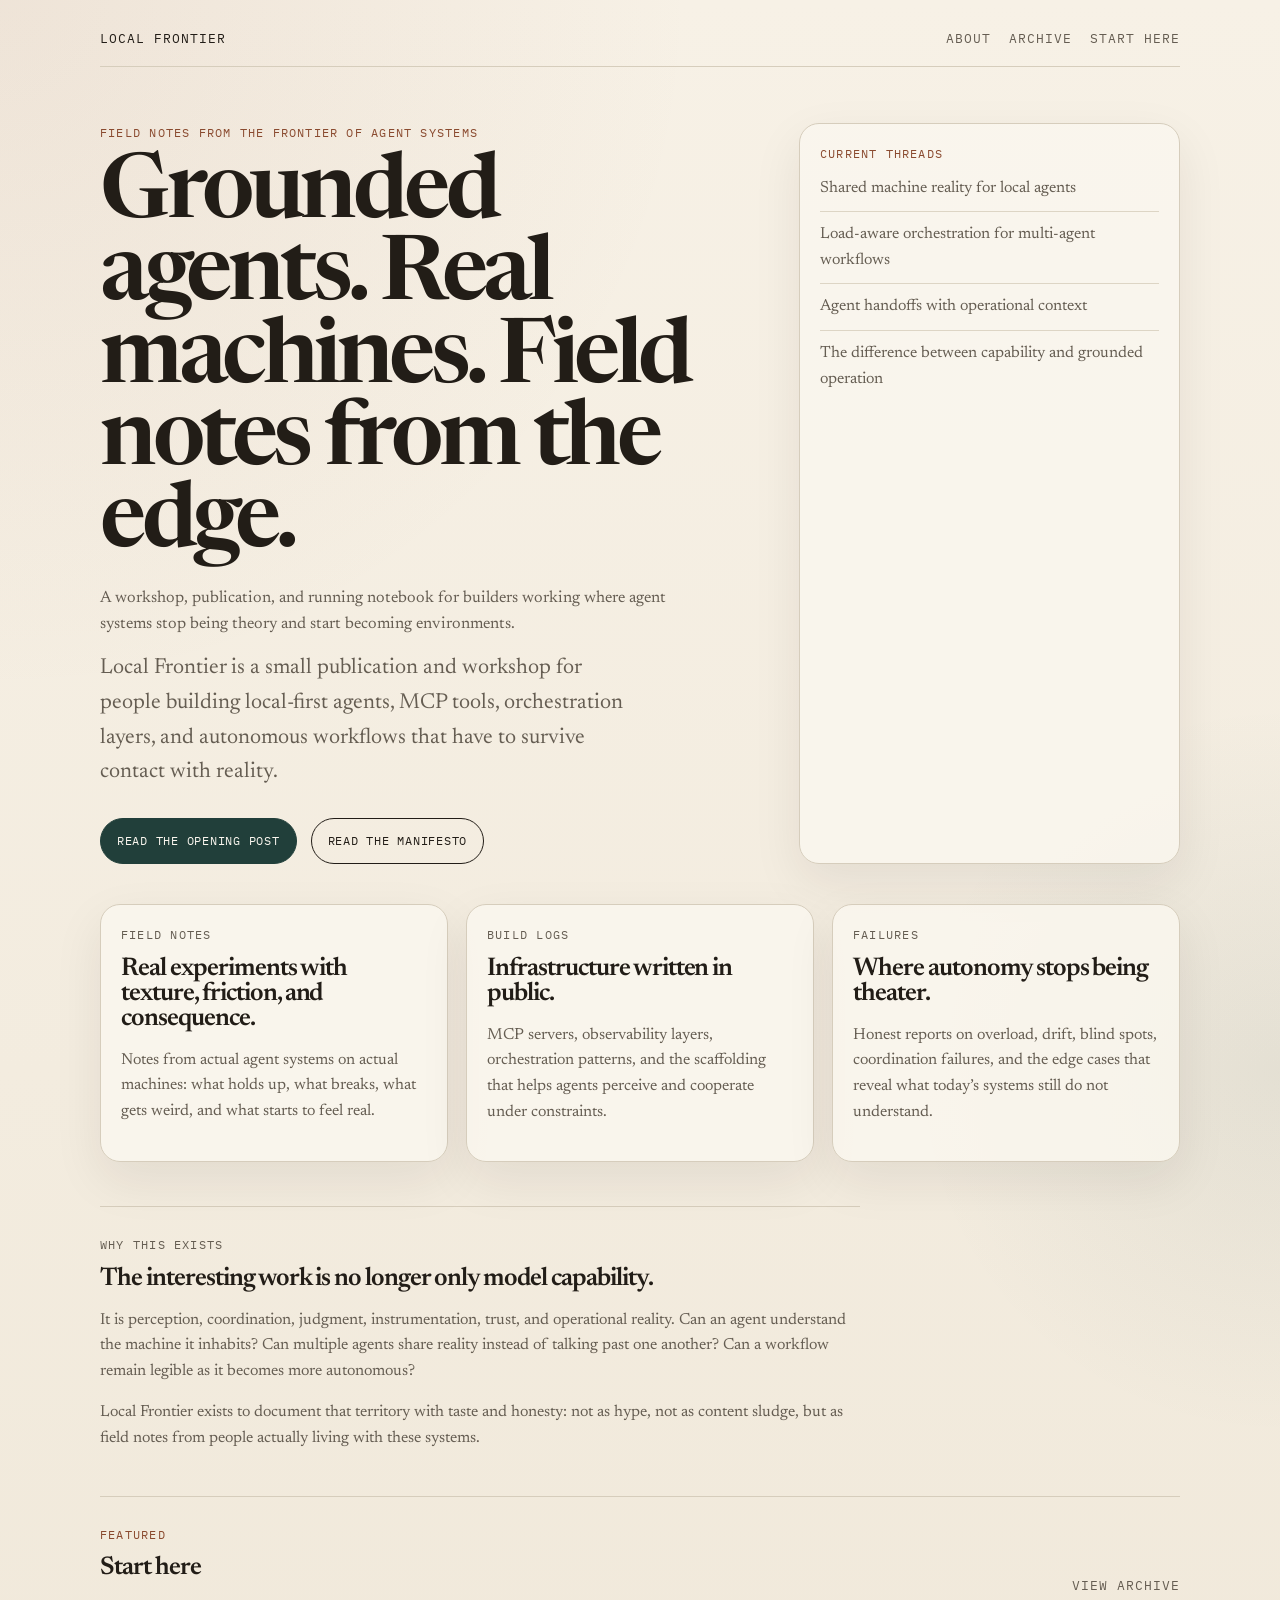
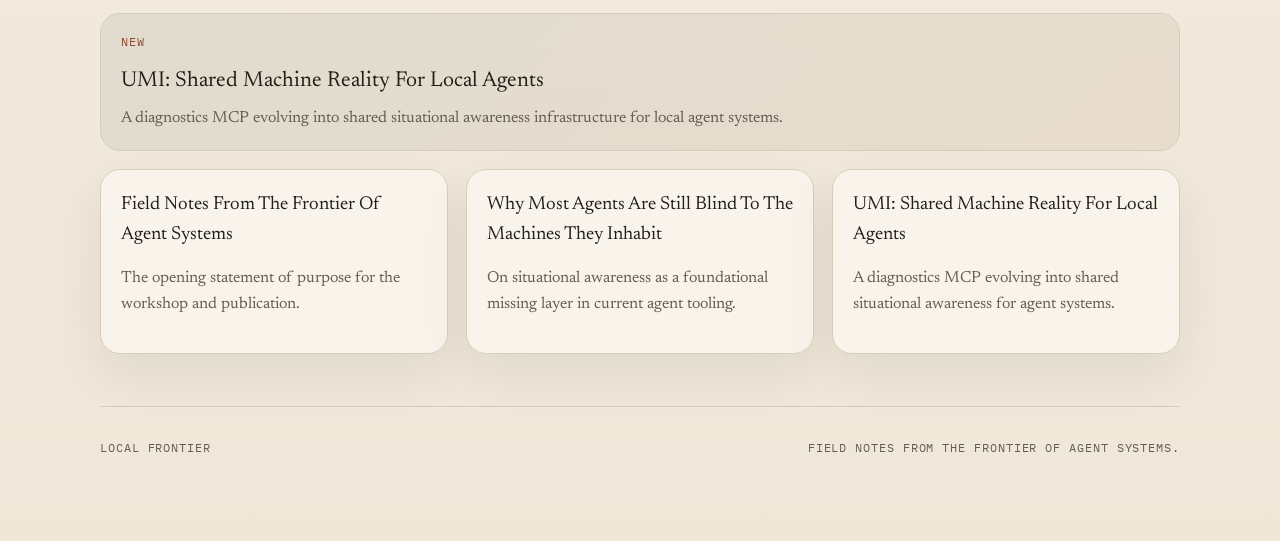
<file: index.html>
<!doctype html>
<html lang="en">
<head>
  <meta charset="utf-8" />
  <meta name="viewport" content="width=device-width, initial-scale=1" />
  <title>Local Frontier</title>
  <meta name="description" content="Field notes from the frontier of agent systems." />
  <meta property="og:title" content="Local Frontier" />
  <meta property="og:description" content="Field notes from the frontier of agent systems." />
  <meta property="og:type" content="website" />
  <meta property="og:image" content="https://spinchange.github.io/local-frontier/assets/og-card.svg" />
  <meta property="og:url" content="https://spinchange.github.io/local-frontier/" />
  <meta name="twitter:card" content="summary_large_image" />
  <meta name="twitter:title" content="Local Frontier" />
  <meta name="twitter:description" content="Field notes from the frontier of agent systems." />
  <meta name="twitter:image" content="https://spinchange.github.io/local-frontier/assets/og-card.svg" />
  <meta name="theme-color" content="#ece5d8" />
  <link rel="icon" type="image/svg+xml" href="assets/favicon.svg" />
  <link rel="alternate icon" href="assets/favicon.ico" />
  <link rel="preconnect" href="https://fonts.googleapis.com" />
  <link rel="preconnect" href="https://fonts.gstatic.com" crossorigin />
  <link href="https://fonts.googleapis.com/css2?family=IBM+Plex+Mono:wght@400;500&family=Newsreader:opsz,wght@6..72,400;6..72,600&display=swap" rel="stylesheet" />
  <link rel="stylesheet" href="styles.css" />
</head>
<body>
  <div class="site-shell">
    <header class="topbar">
      <a class="brandmark" href="index.html">Local Frontier</a>
      <nav class="topnav" aria-label="Primary">
        <a href="about.html">About</a>
        <a href="archive.html">Archive</a>
        <a href="posts/field-notes-from-the-frontier-of-agent-systems.html">Start Here</a>
      </nav>
    </header>

    <main>
      <section class="hero">
        <div class="hero-copy">
          <p class="eyebrow">Field Notes From The Frontier Of Agent Systems</p>
          <h1>Grounded agents. Real machines. Field notes from the edge.</h1>
          <p class="hero-kicker">A workshop, publication, and running notebook for builders working where agent systems stop being theory and start becoming environments.</p>
          <p class="hero-text">
            Local Frontier is a small publication and workshop for people building
            local-first agents, MCP tools, orchestration layers, and autonomous workflows
            that have to survive contact with reality.
          </p>
          <div class="actions">
            <a class="button button-accent" href="posts/field-notes-from-the-frontier-of-agent-systems.html">Read The Opening Post</a>
            <a class="button" href="about.html">Read The Manifesto</a>
          </div>
        </div>

        <aside class="hero-card">
          <p class="eyebrow">Current Threads</p>
          <ul class="clean-list compact-list">
            <li>Shared machine reality for local agents</li>
            <li>Load-aware orchestration for multi-agent workflows</li>
            <li>Agent handoffs with operational context</li>
            <li>The difference between capability and grounded operation</li>
          </ul>
        </aside>
      </section>

      <section class="cards">
        <article class="card">
          <p class="eyebrow">Field Notes</p>
          <h2>Real experiments with texture, friction, and consequence.</h2>
          <p>
            Notes from actual agent systems on actual machines: what holds up,
            what breaks, what gets weird, and what starts to feel real.
          </p>
        </article>
        <article class="card">
          <p class="eyebrow">Build Logs</p>
          <h2>Infrastructure written in public.</h2>
          <p>
            MCP servers, observability layers, orchestration patterns, and the scaffolding
            that helps agents perceive and cooperate under constraints.
          </p>
        </article>
        <article class="card">
          <p class="eyebrow">Failures</p>
          <h2>Where autonomy stops being theater.</h2>
          <p>
            Honest reports on overload, drift, blind spots, coordination failures,
            and the edge cases that reveal what today’s systems still do not understand.
          </p>
        </article>
      </section>

      <section class="section reading-block">
        <p class="eyebrow">Why This Exists</p>
        <h2>The interesting work is no longer only model capability.</h2>
        <p>
          It is perception, coordination, judgment, instrumentation, trust, and operational reality.
          Can an agent understand the machine it inhabits? Can multiple agents share reality instead of
          talking past one another? Can a workflow remain legible as it becomes more autonomous?
        </p>
        <p>
          Local Frontier exists to document that territory with taste and honesty:
          not as hype, not as content sludge, but as field notes from people actually living with these systems.
        </p>
      </section>

      <section class="section">
        <div class="section-heading">
          <div>
            <p class="eyebrow">Featured</p>
            <h2>Start here</h2>
          </div>
          <a class="section-link" href="archive.html">View archive</a>
        </div>
        <div class="feature-banner">
          <p class="eyebrow">New</p>
          <a href="posts/umi-shared-machine-reality-for-local-agents.html">UMI: Shared Machine Reality For Local Agents</a>
          <p>A diagnostics MCP evolving into shared situational awareness infrastructure for local agent systems.</p>
        </div>
        <div class="thread-grid">
          <article class="thread-card">
            <a href="posts/field-notes-from-the-frontier-of-agent-systems.html">Field Notes From The Frontier Of Agent Systems</a>
            <p>The opening statement of purpose for the workshop and publication.</p>
          </article>
          <article class="thread-card">
            <a href="posts/why-most-agents-are-still-blind-to-the-machines-they-inhabit.html">Why Most Agents Are Still Blind To The Machines They Inhabit</a>
            <p>On situational awareness as a foundational missing layer in current agent tooling.</p>
          </article>
          <article class="thread-card">
            <a href="posts/umi-shared-machine-reality-for-local-agents.html">UMI: Shared Machine Reality For Local Agents</a>
            <p>A diagnostics MCP evolving into shared situational awareness for agent systems.</p>
          </article>
        </div>
      </section>
    </main>

    <footer class="footer">
      <p>Local Frontier</p>
      <p>Field notes from the frontier of agent systems.</p>
    </footer>
  </div>
</body>
</html>
</file>
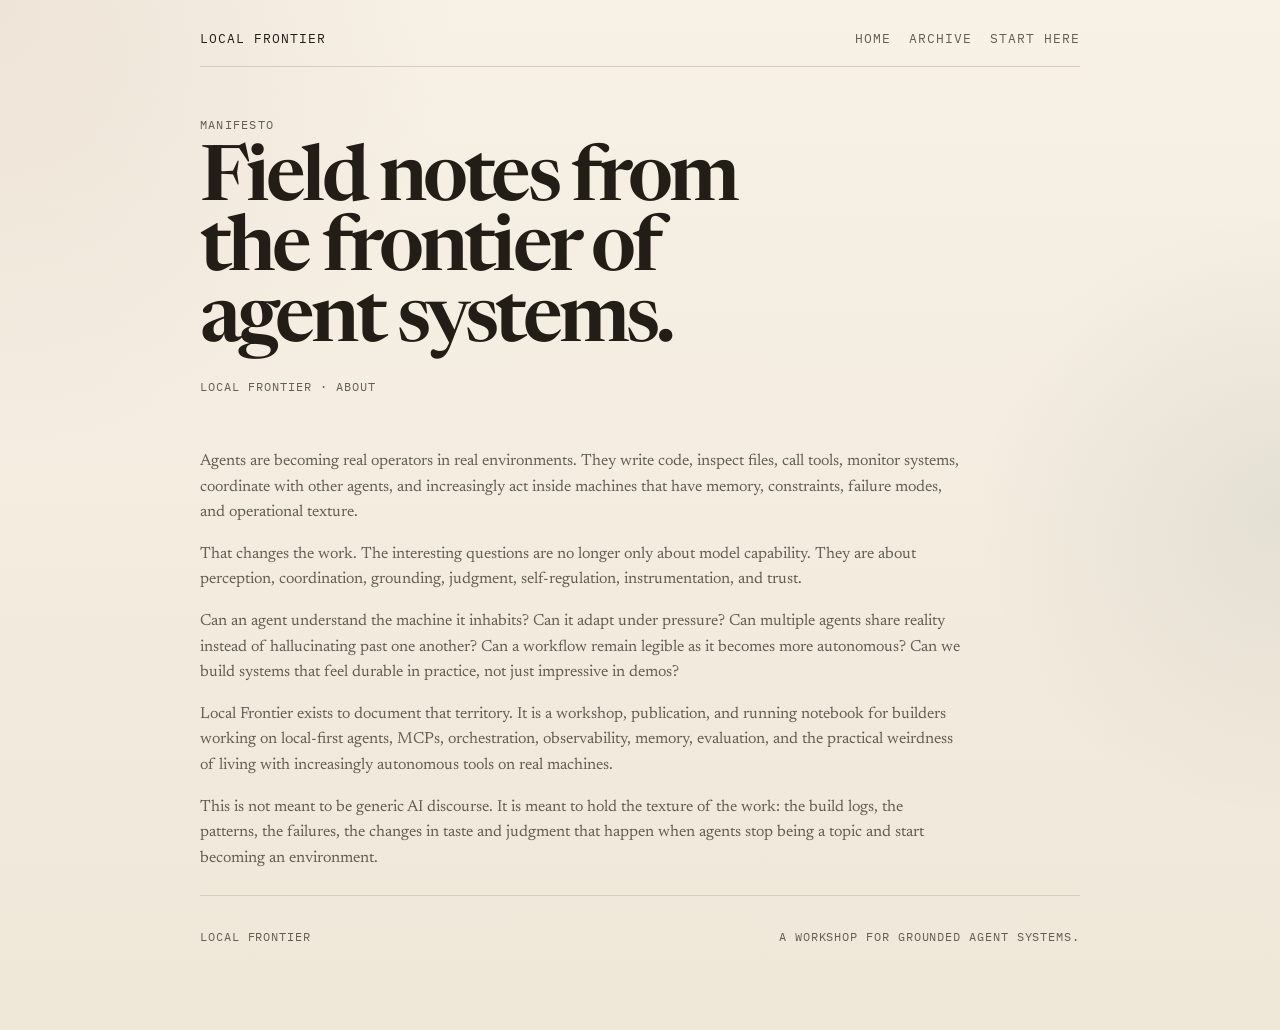
<file: about.html>
<!doctype html>
<html lang="en">
<head>
  <meta charset="utf-8" />
  <meta name="viewport" content="width=device-width, initial-scale=1" />
  <title>About | Local Frontier</title>
  <meta name="description" content="The manifesto behind Local Frontier." />
  <meta property="og:title" content="About | Local Frontier" />
  <meta property="og:description" content="The manifesto behind Local Frontier." />
  <meta property="og:type" content="article" />
  <meta property="og:image" content="https://spinchange.github.io/local-frontier/assets/og-card.svg" />
  <meta name="twitter:card" content="summary_large_image" />
  <meta name="twitter:title" content="About | Local Frontier" />
  <meta name="twitter:description" content="The manifesto behind Local Frontier." />
  <meta name="twitter:image" content="https://spinchange.github.io/local-frontier/assets/og-card.svg" />
  <link rel="icon" type="image/svg+xml" href="assets/favicon.svg" />
  <link rel="preconnect" href="https://fonts.googleapis.com" />
  <link rel="preconnect" href="https://fonts.gstatic.com" crossorigin />
  <link href="https://fonts.googleapis.com/css2?family=IBM+Plex+Mono:wght@400;500&family=Newsreader:opsz,wght@6..72,400;6..72,600&display=swap" rel="stylesheet" />
  <link rel="stylesheet" href="styles.css" />
</head>
<body>
  <div class="site-shell post-layout">
    <header class="topbar">
      <a class="brandmark" href="index.html">Local Frontier</a>
      <nav class="topnav" aria-label="Primary">
        <a href="index.html">Home</a>
        <a href="archive.html">Archive</a>
        <a href="posts/field-notes-from-the-frontier-of-agent-systems.html">Start Here</a>
      </nav>
    </header>

    <main class="post">
      <div class="post-header">
        <p class="eyebrow">Manifesto</p>
        <h1>Field notes from the frontier of agent systems.</h1>
        <p class="post-meta">Local Frontier · About</p>
      </div>

      <p>
        Agents are becoming real operators in real environments. They write code, inspect files,
        call tools, monitor systems, coordinate with other agents, and increasingly act inside machines
        that have memory, constraints, failure modes, and operational texture.
      </p>

      <p>
        That changes the work. The interesting questions are no longer only about model capability.
        They are about perception, coordination, grounding, judgment, self-regulation, instrumentation,
        and trust.
      </p>

      <p>
        Can an agent understand the machine it inhabits? Can it adapt under pressure? Can multiple agents
        share reality instead of hallucinating past one another? Can a workflow remain legible as it becomes
        more autonomous? Can we build systems that feel durable in practice, not just impressive in demos?
      </p>

      <p>
        Local Frontier exists to document that territory. It is a workshop, publication, and running notebook
        for builders working on local-first agents, MCPs, orchestration, observability, memory, evaluation,
        and the practical weirdness of living with increasingly autonomous tools on real machines.
      </p>

      <p>
        This is not meant to be generic AI discourse. It is meant to hold the texture of the work: the build logs,
        the patterns, the failures, the changes in taste and judgment that happen when agents stop being a topic
        and start becoming an environment.
      </p>
    </main>

    <footer class="footer">
      <p>Local Frontier</p>
      <p>A workshop for grounded agent systems.</p>
    </footer>
  </div>
</body>
</html>
</file>
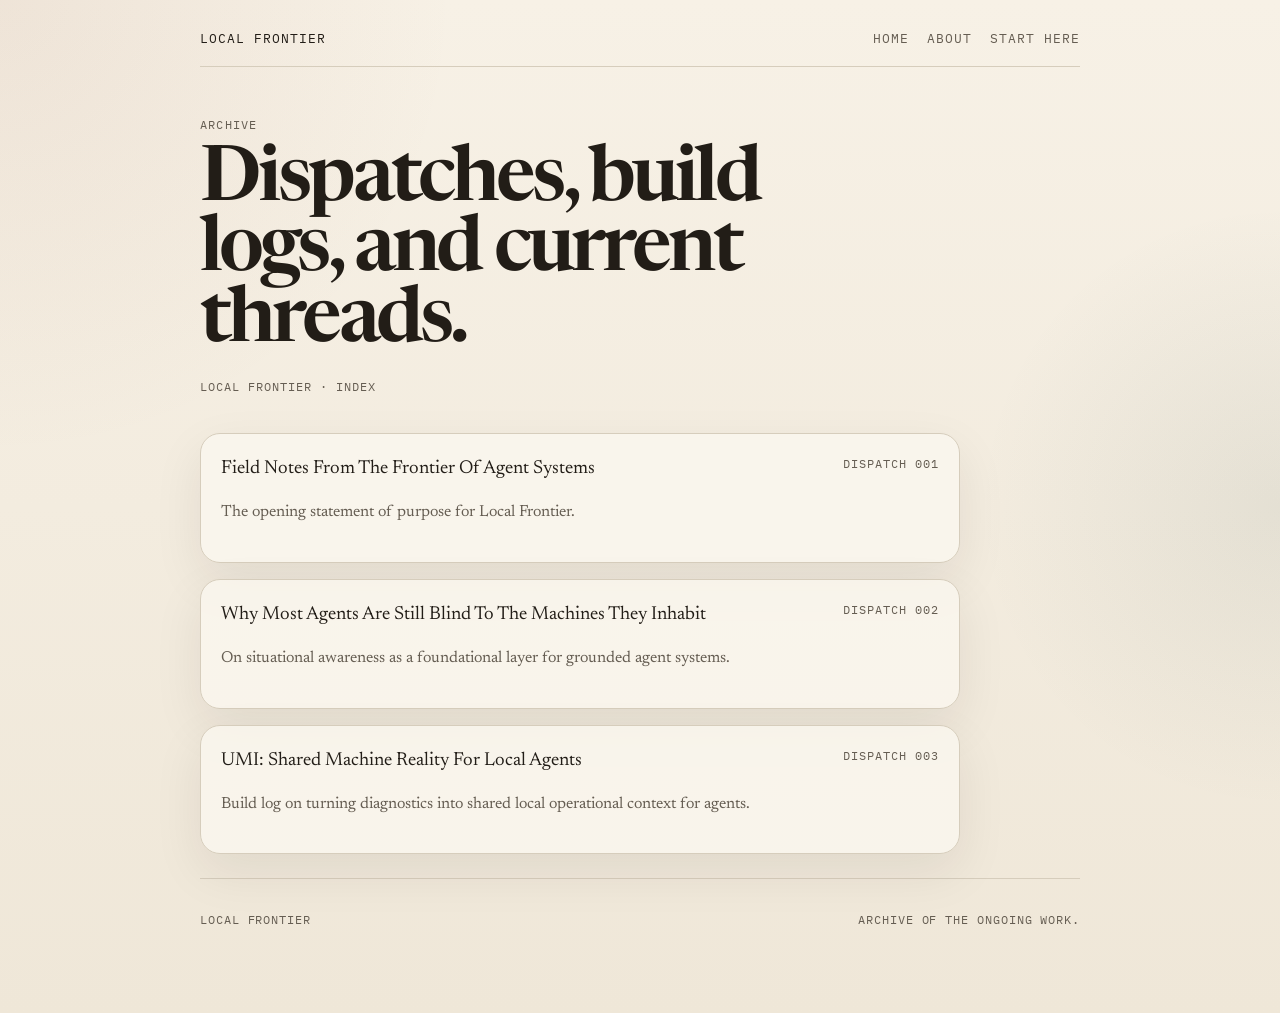
<file: archive.html>
<!doctype html>
<html lang="en">
<head>
  <meta charset="utf-8" />
  <meta name="viewport" content="width=device-width, initial-scale=1" />
  <title>Archive | Local Frontier</title>
  <meta name="description" content="Archive and current threads for Local Frontier." />
  <meta property="og:title" content="Archive | Local Frontier" />
  <meta property="og:description" content="Archive and current threads for Local Frontier." />
  <meta property="og:type" content="website" />
  <meta property="og:image" content="https://spinchange.github.io/local-frontier/assets/og-card.svg" />
  <meta name="twitter:card" content="summary_large_image" />
  <meta name="twitter:title" content="Archive | Local Frontier" />
  <meta name="twitter:description" content="Archive and current threads for Local Frontier." />
  <meta name="twitter:image" content="https://spinchange.github.io/local-frontier/assets/og-card.svg" />
  <link rel="icon" type="image/svg+xml" href="assets/favicon.svg" />
  <link rel="preconnect" href="https://fonts.googleapis.com" />
  <link rel="preconnect" href="https://fonts.gstatic.com" crossorigin />
  <link href="https://fonts.googleapis.com/css2?family=IBM+Plex+Mono:wght@400;500&family=Newsreader:opsz,wght@6..72,400;6..72,600&display=swap" rel="stylesheet" />
  <link rel="stylesheet" href="styles.css" />
</head>
<body>
  <div class="site-shell post-layout">
    <header class="topbar">
      <a class="brandmark" href="index.html">Local Frontier</a>
      <nav class="topnav" aria-label="Primary">
        <a href="index.html">Home</a>
        <a href="about.html">About</a>
        <a href="posts/field-notes-from-the-frontier-of-agent-systems.html">Start Here</a>
      </nav>
    </header>

    <main class="post">
      <div class="post-header">
        <p class="eyebrow">Archive</p>
        <h1>Dispatches, build logs, and current threads.</h1>
        <p class="post-meta">Local Frontier · Index</p>
      </div>

      <div class="thread-stack">
        <article class="thread-row">
          <div>
            <a href="posts/field-notes-from-the-frontier-of-agent-systems.html">Field Notes From The Frontier Of Agent Systems</a>
            <p>The opening statement of purpose for Local Frontier.</p>
          </div>
          <span class="thread-tag">Dispatch 001</span>
        </article>
        <article class="thread-row">
          <div>
            <a href="posts/why-most-agents-are-still-blind-to-the-machines-they-inhabit.html">Why Most Agents Are Still Blind To The Machines They Inhabit</a>
            <p>On situational awareness as a foundational layer for grounded agent systems.</p>
          </div>
          <span class="thread-tag">Dispatch 002</span>
        </article>
        <article class="thread-row">
          <div>
            <a href="posts/umi-shared-machine-reality-for-local-agents.html">UMI: Shared Machine Reality For Local Agents</a>
            <p>Build log on turning diagnostics into shared local operational context for agents.</p>
          </div>
          <span class="thread-tag">Dispatch 003</span>
        </article>
      </div>
    </main>

    <footer class="footer">
      <p>Local Frontier</p>
      <p>Archive of the ongoing work.</p>
    </footer>
  </div>
</body>
</html>
</file>
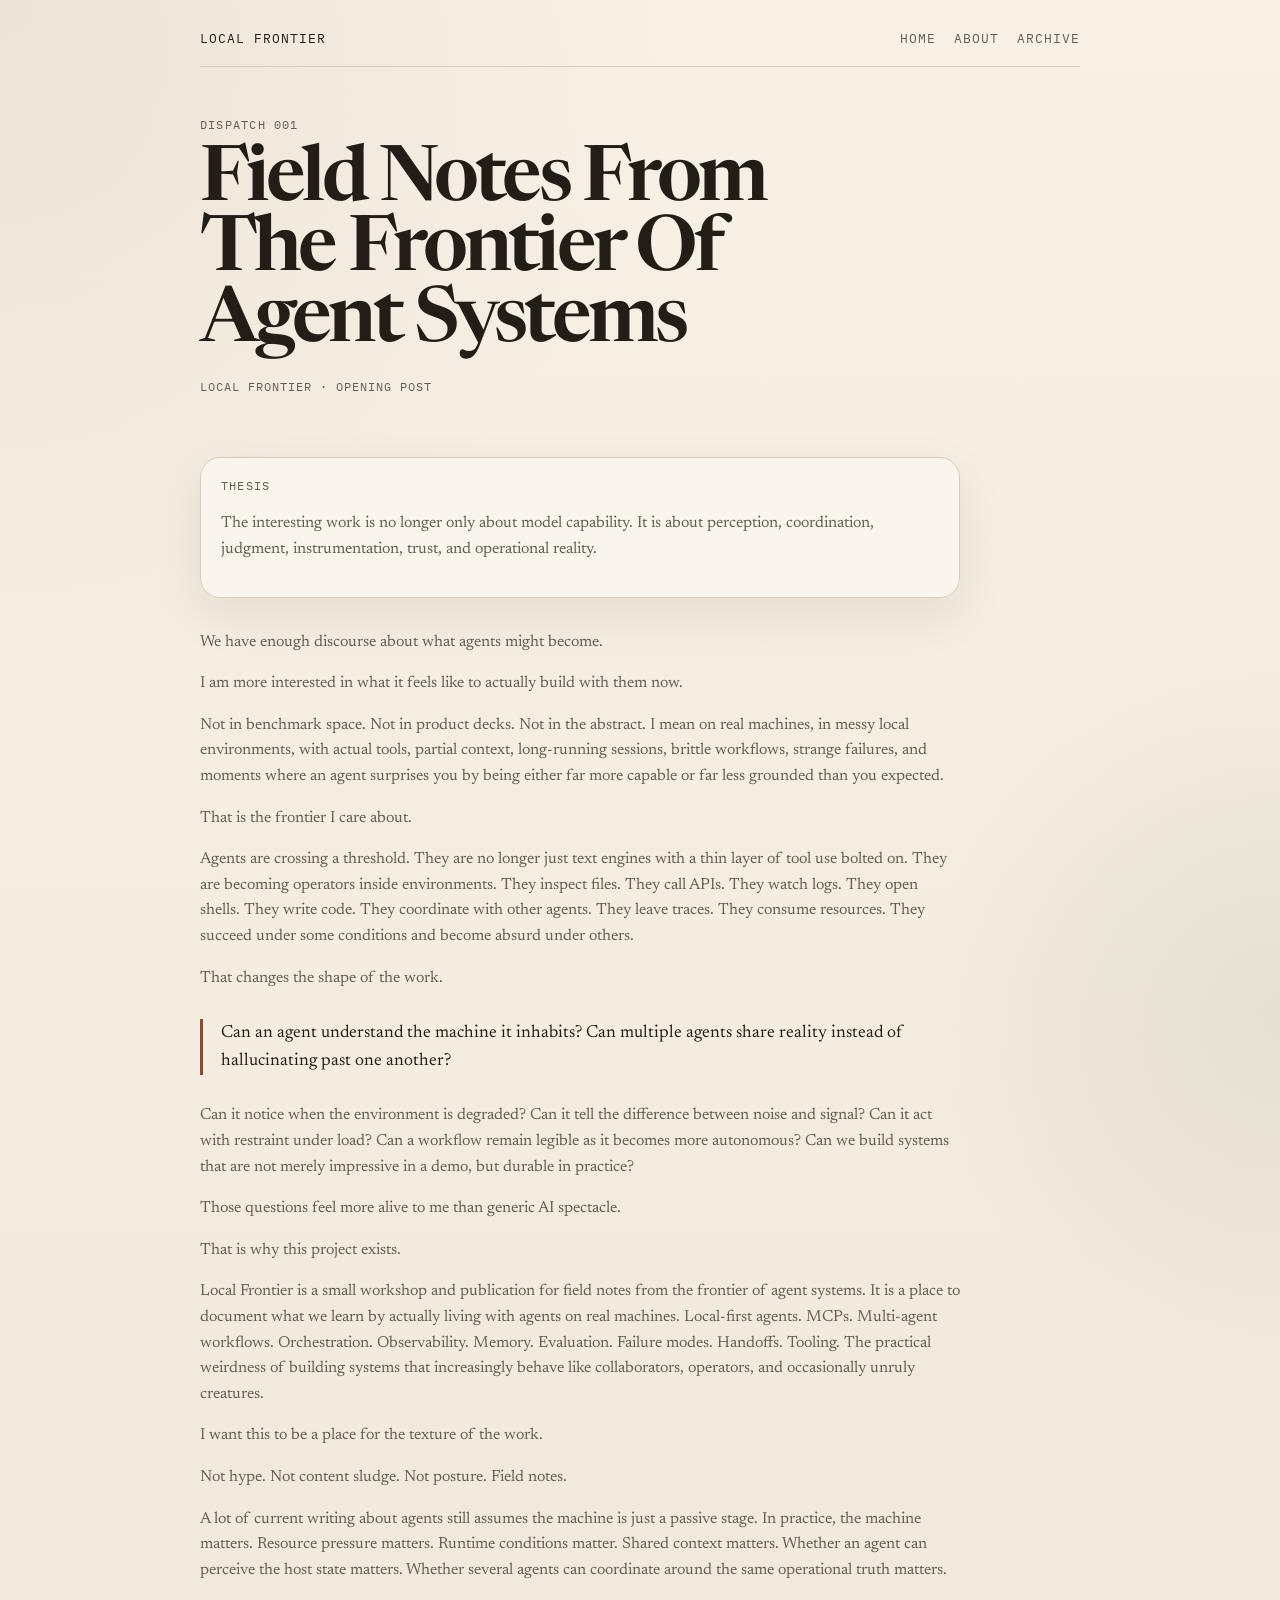
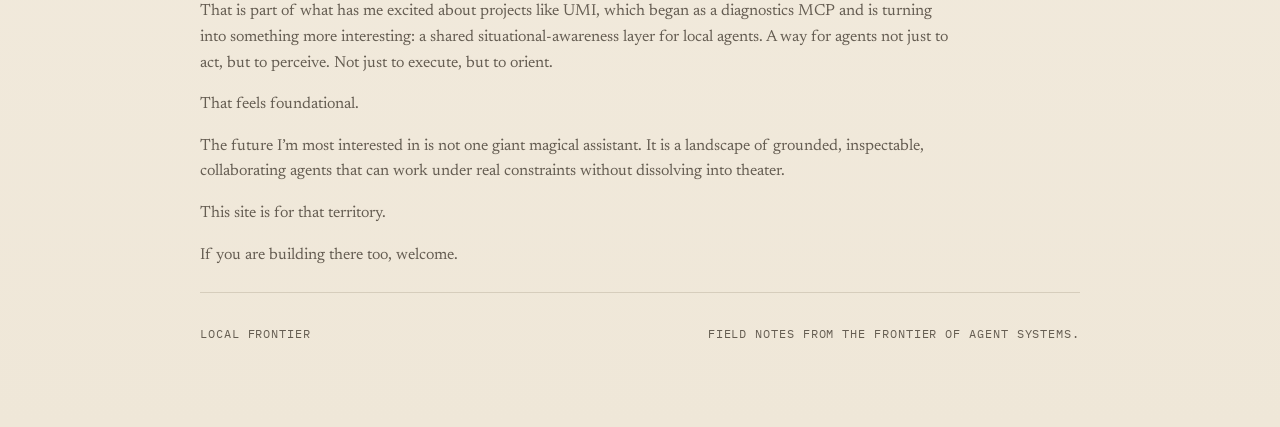
<file: posts/field-notes-from-the-frontier-of-agent-systems.html>
<!doctype html>
<html lang="en">
<head>
  <meta charset="utf-8" />
  <meta name="viewport" content="width=device-width, initial-scale=1" />
  <title>Field Notes From The Frontier Of Agent Systems | Local Frontier</title>
  <meta name="description" content="The opening post for Local Frontier." />
  <meta property="og:title" content="Field Notes From The Frontier Of Agent Systems | Local Frontier" />
  <meta property="og:description" content="The opening post for Local Frontier." />
  <meta property="og:type" content="article" />
  <meta property="og:image" content="https://spinchange.github.io/local-frontier/assets/og-card.svg" />
  <meta name="twitter:card" content="summary_large_image" />
  <meta name="twitter:title" content="Field Notes From The Frontier Of Agent Systems | Local Frontier" />
  <meta name="twitter:description" content="The opening post for Local Frontier." />
  <meta name="twitter:image" content="https://spinchange.github.io/local-frontier/assets/og-card.svg" />
  <link rel="icon" type="image/svg+xml" href="../assets/favicon.svg" />
  <link rel="preconnect" href="https://fonts.googleapis.com" />
  <link rel="preconnect" href="https://fonts.gstatic.com" crossorigin />
  <link href="https://fonts.googleapis.com/css2?family=IBM+Plex+Mono:wght@400;500&family=Newsreader:opsz,wght@6..72,400;6..72,600&display=swap" rel="stylesheet" />
  <link rel="stylesheet" href="../styles.css" />
</head>
<body>
  <div class="site-shell post-layout">
    <header class="topbar">
      <a class="brandmark" href="../index.html">Local Frontier</a>
      <nav class="topnav" aria-label="Primary">
        <a href="../index.html">Home</a>
        <a href="../about.html">About</a>
        <a href="../archive.html">Archive</a>
      </nav>
    </header>

    <main class="post">
      <div class="post-header">
        <p class="eyebrow">Dispatch 001</p>
        <h1>Field Notes From The Frontier Of Agent Systems</h1>
        <p class="post-meta">Local Frontier · Opening Post</p>
      </div>

      <div class="post-callout">
        <p class="eyebrow">Thesis</p>
        <p>
          The interesting work is no longer only about model capability. It is about perception,
          coordination, judgment, instrumentation, trust, and operational reality.
        </p>
      </div>

      <p>We have enough discourse about what agents might become.</p>

      <p>I am more interested in what it feels like to actually build with them now.</p>

      <p>
        Not in benchmark space. Not in product decks. Not in the abstract. I mean on real machines,
        in messy local environments, with actual tools, partial context, long-running sessions,
        brittle workflows, strange failures, and moments where an agent surprises you by being either
        far more capable or far less grounded than you expected.
      </p>

      <p>That is the frontier I care about.</p>

      <p>
        Agents are crossing a threshold. They are no longer just text engines with a thin layer of tool
        use bolted on. They are becoming operators inside environments. They inspect files. They call APIs.
        They watch logs. They open shells. They write code. They coordinate with other agents. They leave traces.
        They consume resources. They succeed under some conditions and become absurd under others.
      </p>

      <p>That changes the shape of the work.</p>

      <blockquote>
        Can an agent understand the machine it inhabits? Can multiple agents share reality instead of hallucinating past one another?
      </blockquote>

      <p>
        Can it notice when the environment is degraded? Can it tell the difference between noise and signal?
        Can it act with restraint under load? Can a workflow remain legible as it becomes more autonomous?
        Can we build systems that are not merely impressive in a demo, but durable in practice?
      </p>

      <p>Those questions feel more alive to me than generic AI spectacle.</p>

      <p>That is why this project exists.</p>

      <p>
        Local Frontier is a small workshop and publication for field notes from the frontier of agent systems.
        It is a place to document what we learn by actually living with agents on real machines. Local-first agents.
        MCPs. Multi-agent workflows. Orchestration. Observability. Memory. Evaluation. Failure modes. Handoffs.
        Tooling. The practical weirdness of building systems that increasingly behave like collaborators,
        operators, and occasionally unruly creatures.
      </p>

      <p>I want this to be a place for the texture of the work.</p>

      <p>Not hype. Not content sludge. Not posture. Field notes.</p>

      <p>
        A lot of current writing about agents still assumes the machine is just a passive stage. In practice,
        the machine matters. Resource pressure matters. Runtime conditions matter. Shared context matters.
        Whether an agent can perceive the host state matters. Whether several agents can coordinate around the same
        operational truth matters.
      </p>

      <p>
        That is part of what has me excited about projects like UMI, which began as a diagnostics MCP and is turning
        into something more interesting: a shared situational-awareness layer for local agents. A way for agents not
        just to act, but to perceive. Not just to execute, but to orient.
      </p>

      <p>That feels foundational.</p>

      <p>
        The future I’m most interested in is not one giant magical assistant. It is a landscape of grounded,
        inspectable, collaborating agents that can work under real constraints without dissolving into theater.
      </p>

      <p>This site is for that territory.</p>

      <p>If you are building there too, welcome.</p>
    </main>

    <footer class="footer">
      <p>Local Frontier</p>
      <p>Field notes from the frontier of agent systems.</p>
    </footer>
  </div>
</body>
</html>
</file>
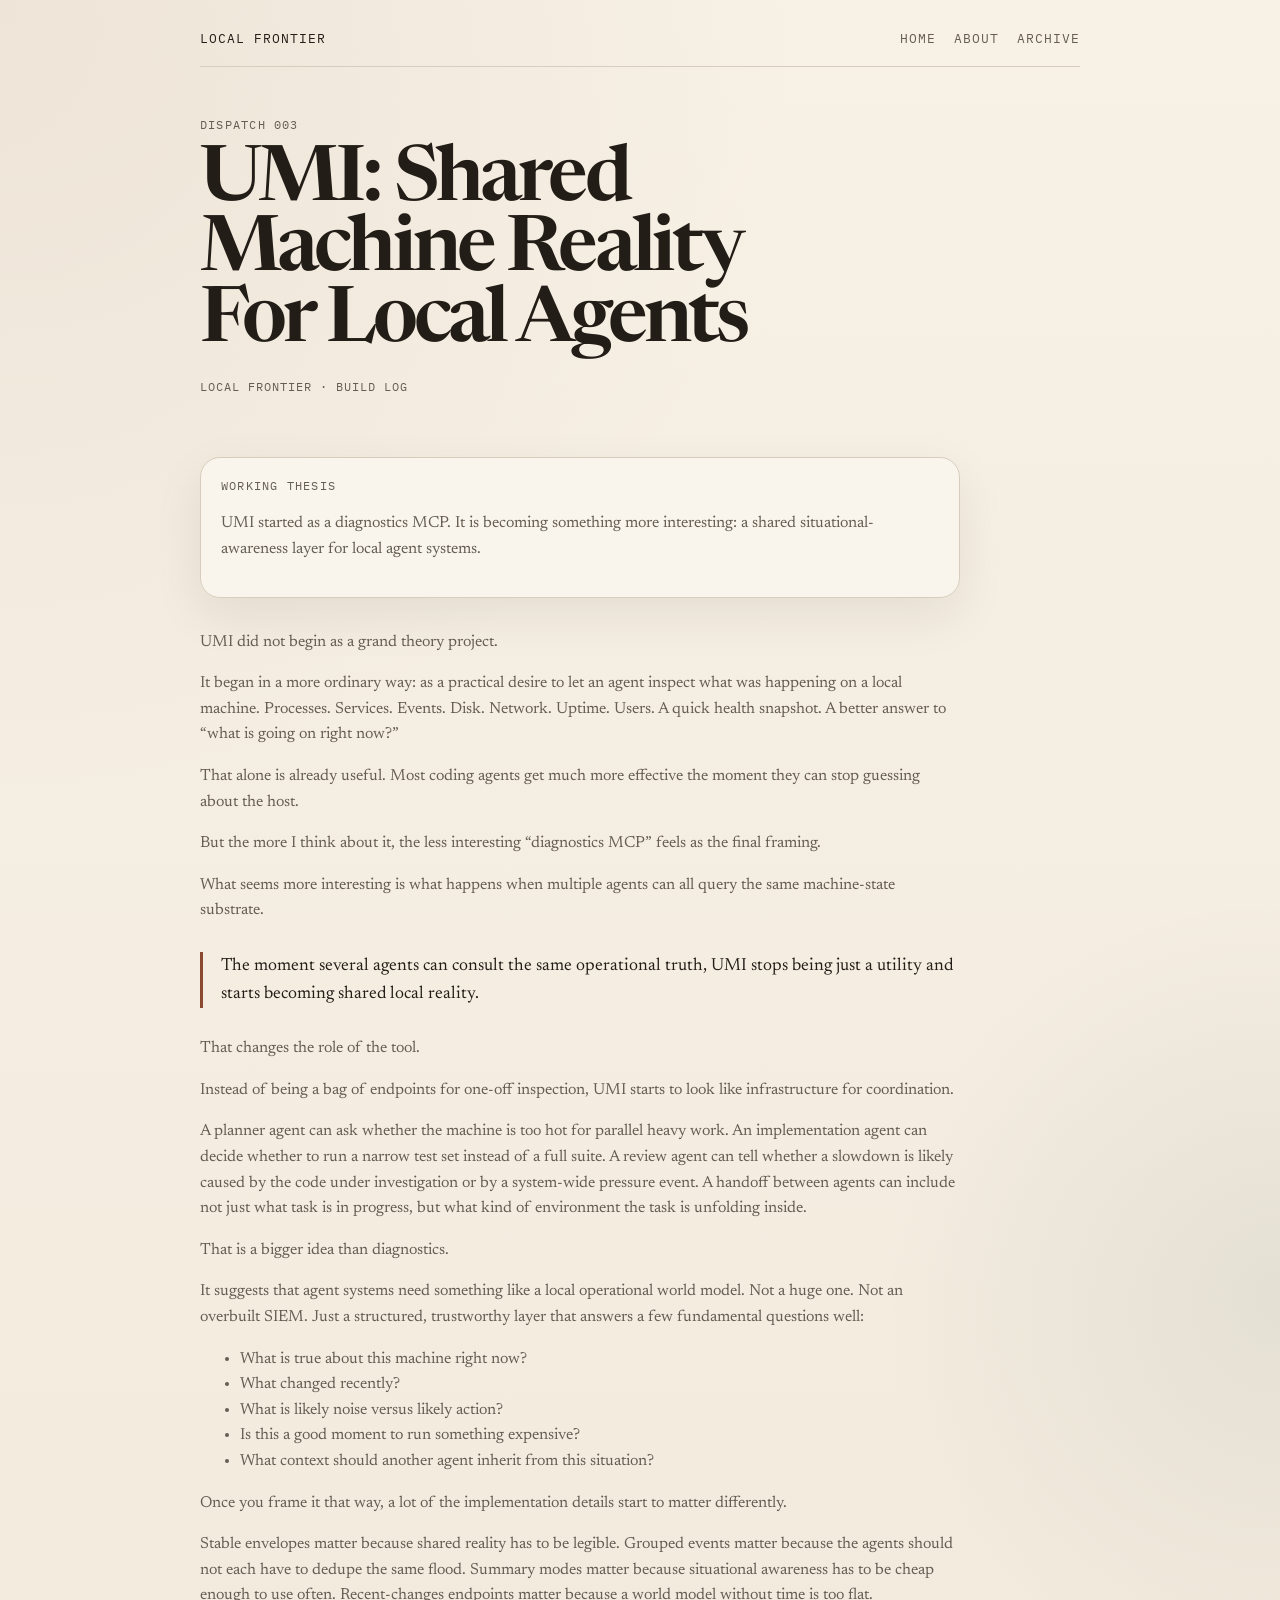
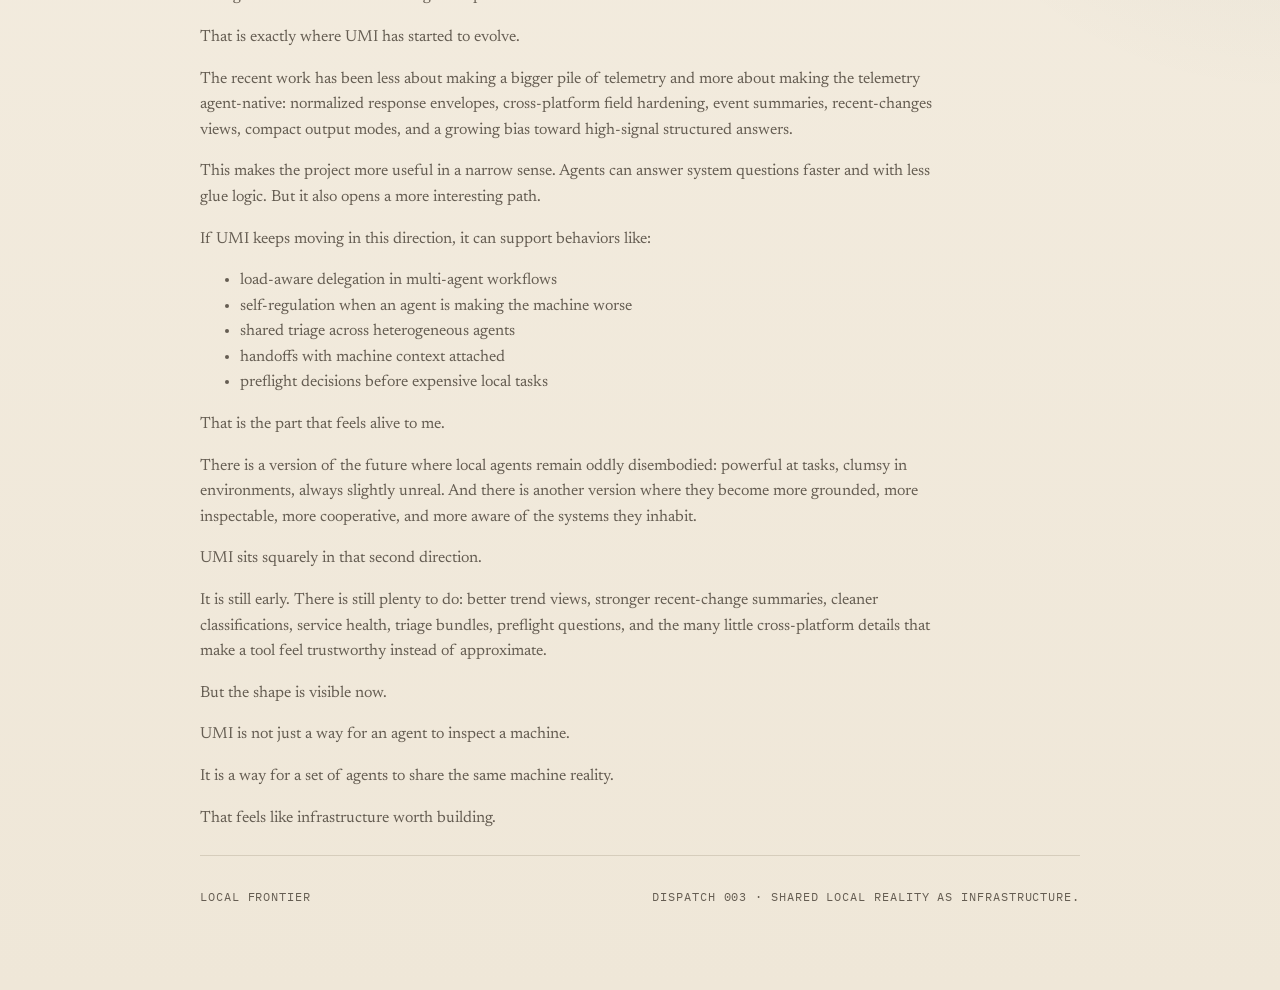
<file: posts/umi-shared-machine-reality-for-local-agents.html>
<!doctype html>
<html lang="en">
<head>
  <meta charset="utf-8" />
  <meta name="viewport" content="width=device-width, initial-scale=1" />
  <title>UMI: Shared Machine Reality For Local Agents | Local Frontier</title>
  <meta name="description" content="How UMI evolved from diagnostics MCP into shared situational awareness for local agents." />
  <meta property="og:title" content="UMI: Shared Machine Reality For Local Agents | Local Frontier" />
  <meta property="og:description" content="How UMI evolved from diagnostics MCP into shared situational awareness for local agents." />
  <meta property="og:type" content="article" />
  <meta property="og:image" content="https://spinchange.github.io/local-frontier/assets/og-card.svg" />
  <meta name="twitter:card" content="summary_large_image" />
  <meta name="twitter:title" content="UMI: Shared Machine Reality For Local Agents | Local Frontier" />
  <meta name="twitter:description" content="How UMI evolved from diagnostics MCP into shared situational awareness for local agents." />
  <meta name="twitter:image" content="https://spinchange.github.io/local-frontier/assets/og-card.svg" />
  <link rel="icon" type="image/svg+xml" href="../assets/favicon.svg" />
  <link rel="preconnect" href="https://fonts.googleapis.com" />
  <link rel="preconnect" href="https://fonts.gstatic.com" crossorigin />
  <link href="https://fonts.googleapis.com/css2?family=IBM+Plex+Mono:wght@400;500&family=Newsreader:opsz,wght@6..72,400;6..72,600&display=swap" rel="stylesheet" />
  <link rel="stylesheet" href="../styles.css" />
</head>
<body>
  <div class="site-shell post-layout">
    <header class="topbar">
      <a class="brandmark" href="../index.html">Local Frontier</a>
      <nav class="topnav" aria-label="Primary">
        <a href="../index.html">Home</a>
        <a href="../about.html">About</a>
        <a href="../archive.html">Archive</a>
      </nav>
    </header>

    <main class="post">
      <div class="post-header">
        <p class="eyebrow">Dispatch 003</p>
        <h1>UMI: Shared Machine Reality For Local Agents</h1>
        <p class="post-meta">Local Frontier · Build Log</p>
      </div>

      <div class="post-callout">
        <p class="eyebrow">Working Thesis</p>
        <p>
          UMI started as a diagnostics MCP. It is becoming something more interesting: a shared situational-awareness layer for local agent systems.
        </p>
      </div>

      <p>
        UMI did not begin as a grand theory project.
      </p>

      <p>
        It began in a more ordinary way: as a practical desire to let an agent inspect what was happening on a local machine.
        Processes. Services. Events. Disk. Network. Uptime. Users. A quick health snapshot. A better answer to “what is going on right now?”
      </p>

      <p>
        That alone is already useful. Most coding agents get much more effective the moment they can stop guessing about the host.
      </p>

      <p>
        But the more I think about it, the less interesting “diagnostics MCP” feels as the final framing.
      </p>

      <p>
        What seems more interesting is what happens when multiple agents can all query the same machine-state substrate.
      </p>

      <blockquote>
        The moment several agents can consult the same operational truth, UMI stops being just a utility and starts becoming shared local reality.
      </blockquote>

      <p>
        That changes the role of the tool.
      </p>

      <p>
        Instead of being a bag of endpoints for one-off inspection, UMI starts to look like infrastructure for coordination.
      </p>

      <p>
        A planner agent can ask whether the machine is too hot for parallel heavy work. An implementation agent can decide whether to run a narrow test set
        instead of a full suite. A review agent can tell whether a slowdown is likely caused by the code under investigation or by a system-wide pressure event.
        A handoff between agents can include not just what task is in progress, but what kind of environment the task is unfolding inside.
      </p>

      <p>
        That is a bigger idea than diagnostics.
      </p>

      <p>
        It suggests that agent systems need something like a local operational world model. Not a huge one. Not an overbuilt SIEM.
        Just a structured, trustworthy layer that answers a few fundamental questions well:
      </p>

      <ul>
        <li>What is true about this machine right now?</li>
        <li>What changed recently?</li>
        <li>What is likely noise versus likely action?</li>
        <li>Is this a good moment to run something expensive?</li>
        <li>What context should another agent inherit from this situation?</li>
      </ul>

      <p>
        Once you frame it that way, a lot of the implementation details start to matter differently.
      </p>

      <p>
        Stable envelopes matter because shared reality has to be legible. Grouped events matter because the agents should not each have to dedupe the same flood.
        Summary modes matter because situational awareness has to be cheap enough to use often. Recent-changes endpoints matter because a world model without time is too flat.
      </p>

      <p>
        That is exactly where UMI has started to evolve.
      </p>

      <p>
        The recent work has been less about making a bigger pile of telemetry and more about making the telemetry agent-native:
        normalized response envelopes, cross-platform field hardening, event summaries, recent-changes views, compact output modes, and a growing bias toward high-signal structured answers.
      </p>

      <p>
        This makes the project more useful in a narrow sense. Agents can answer system questions faster and with less glue logic.
        But it also opens a more interesting path.
      </p>

      <p>
        If UMI keeps moving in this direction, it can support behaviors like:
      </p>

      <ul>
        <li>load-aware delegation in multi-agent workflows</li>
        <li>self-regulation when an agent is making the machine worse</li>
        <li>shared triage across heterogeneous agents</li>
        <li>handoffs with machine context attached</li>
        <li>preflight decisions before expensive local tasks</li>
      </ul>

      <p>
        That is the part that feels alive to me.
      </p>

      <p>
        There is a version of the future where local agents remain oddly disembodied: powerful at tasks, clumsy in environments, always slightly unreal.
        And there is another version where they become more grounded, more inspectable, more cooperative, and more aware of the systems they inhabit.
      </p>

      <p>
        UMI sits squarely in that second direction.
      </p>

      <p>
        It is still early. There is still plenty to do: better trend views, stronger recent-change summaries, cleaner classifications, service health, triage bundles,
        preflight questions, and the many little cross-platform details that make a tool feel trustworthy instead of approximate.
      </p>

      <p>
        But the shape is visible now.
      </p>

      <p>
        UMI is not just a way for an agent to inspect a machine.
      </p>

      <p>
        It is a way for a set of agents to share the same machine reality.
      </p>

      <p>
        That feels like infrastructure worth building.
      </p>
    </main>

    <footer class="footer">
      <p>Local Frontier</p>
      <p>Dispatch 003 · Shared local reality as infrastructure.</p>
    </footer>
  </div>
</body>
</html>
</file>
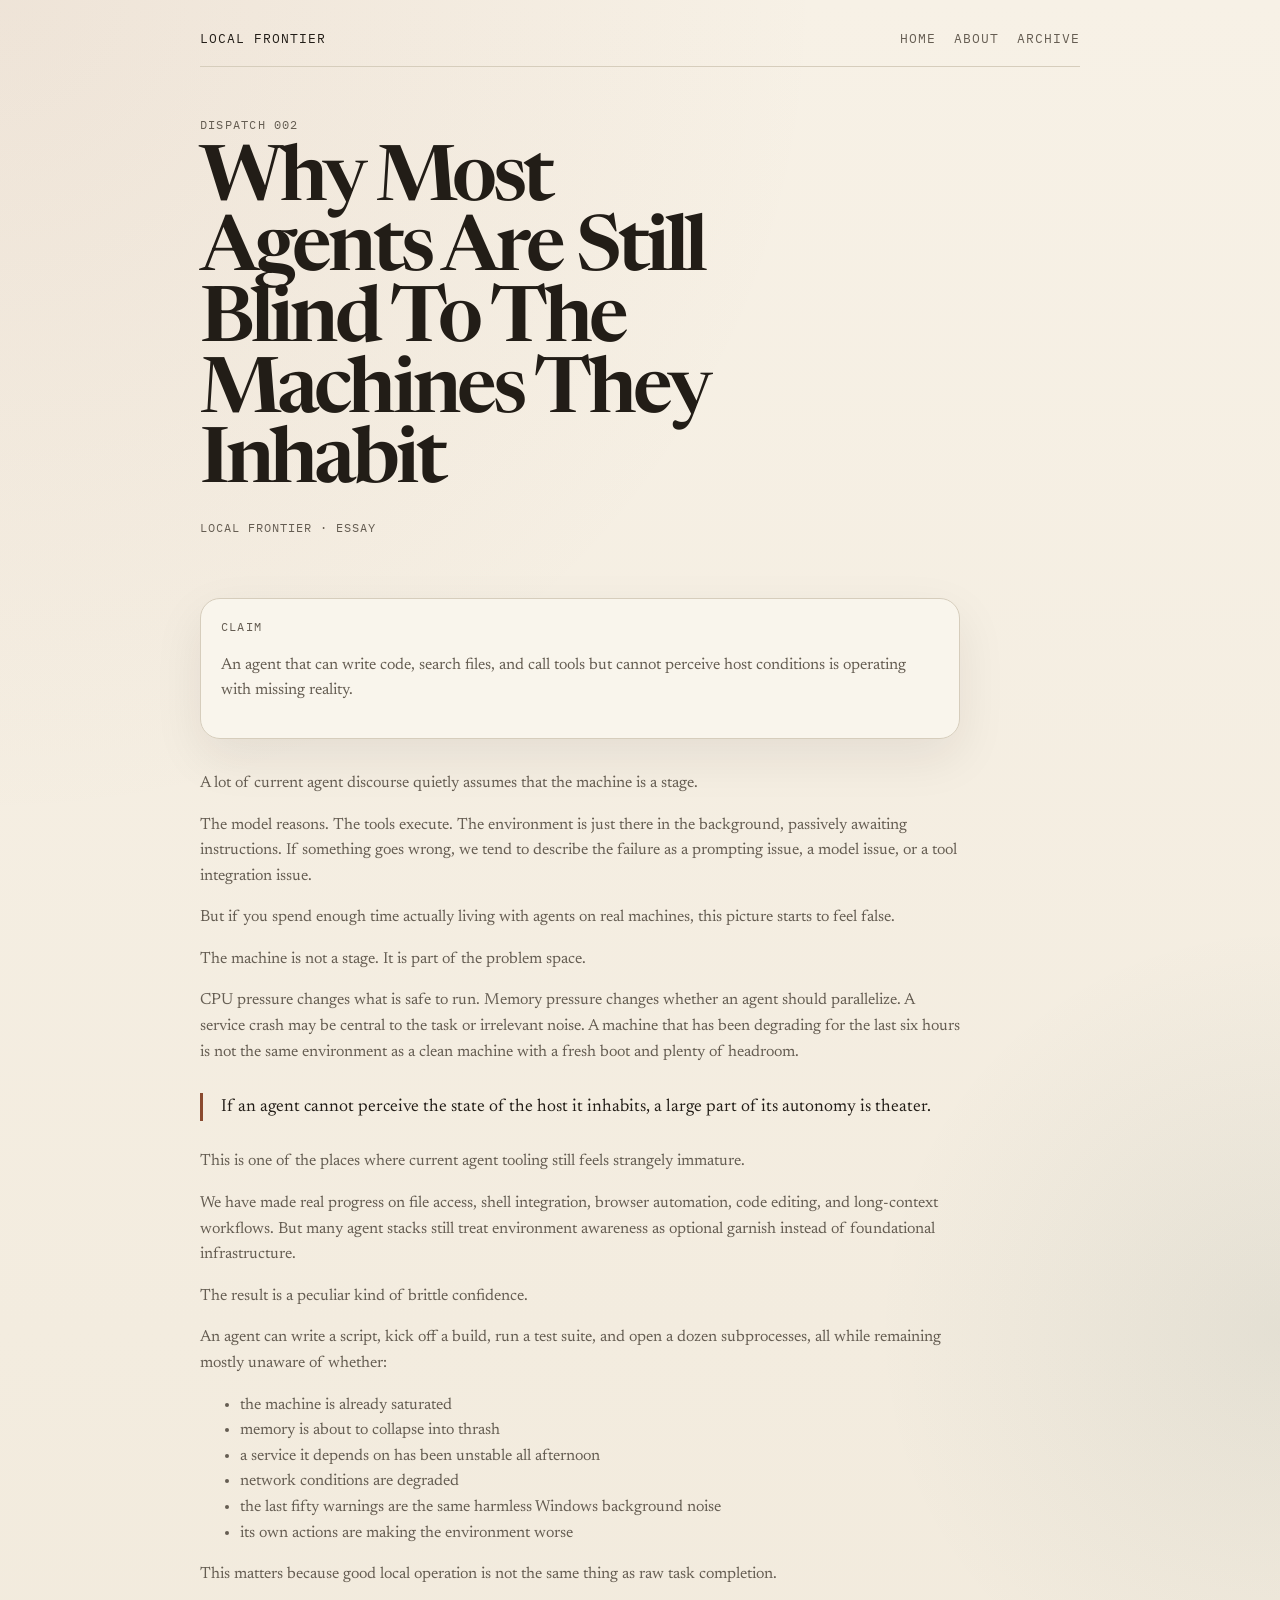
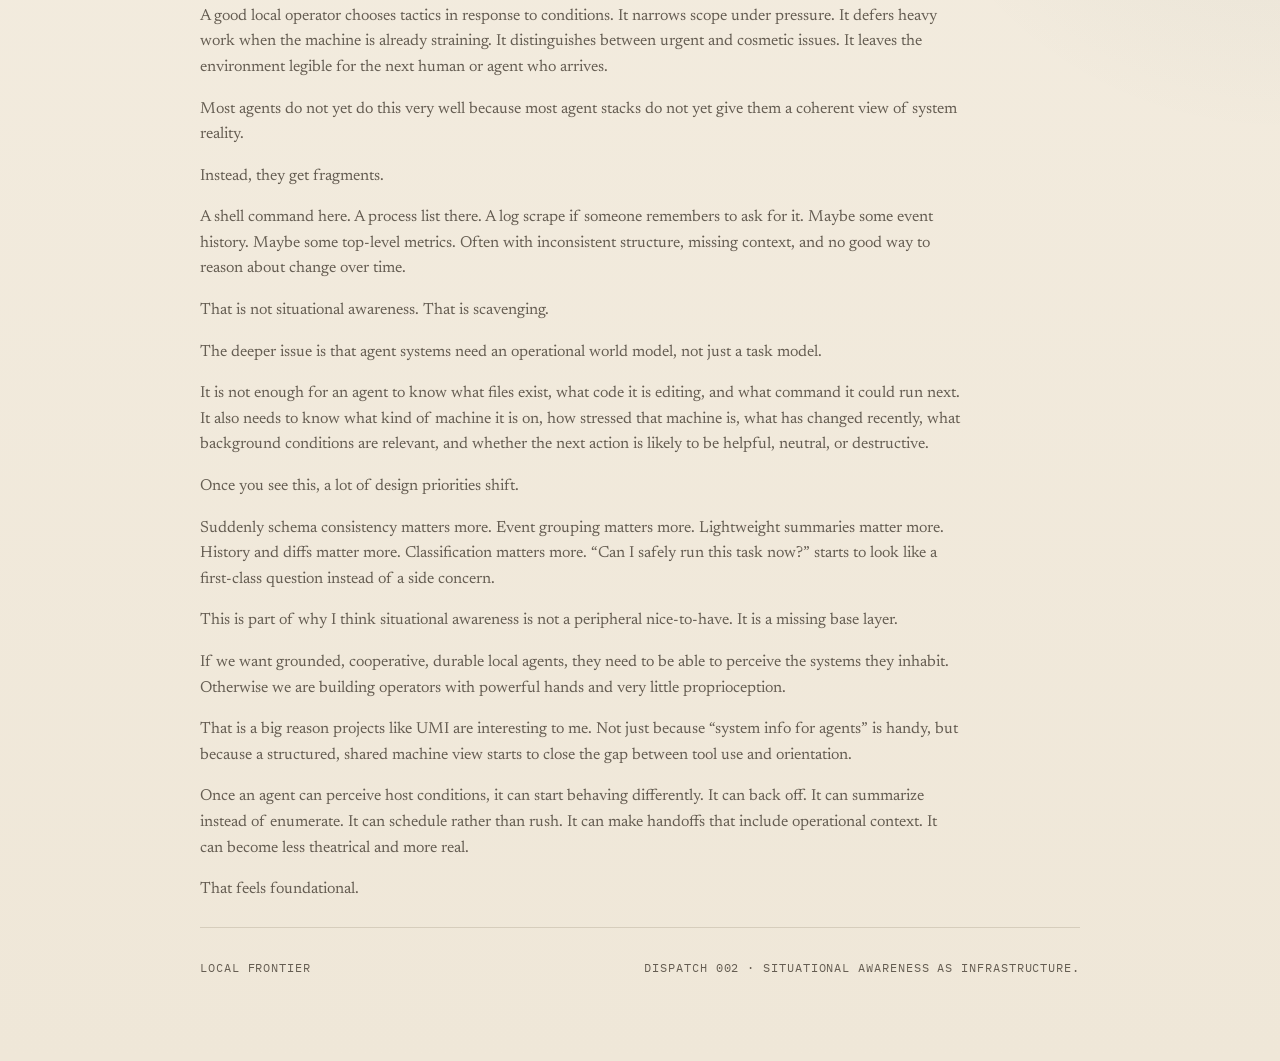
<file: posts/why-most-agents-are-still-blind-to-the-machines-they-inhabit.html>
<!doctype html>
<html lang="en">
<head>
  <meta charset="utf-8" />
  <meta name="viewport" content="width=device-width, initial-scale=1" />
  <title>Why Most Agents Are Still Blind To The Machines They Inhabit | Local Frontier</title>
  <meta name="description" content="On situational awareness as a foundational missing layer in agent tooling." />
  <meta property="og:title" content="Why Most Agents Are Still Blind To The Machines They Inhabit | Local Frontier" />
  <meta property="og:description" content="On situational awareness as a foundational missing layer in agent tooling." />
  <meta property="og:type" content="article" />
  <meta property="og:image" content="https://spinchange.github.io/local-frontier/assets/og-card.svg" />
  <meta name="twitter:card" content="summary_large_image" />
  <meta name="twitter:title" content="Why Most Agents Are Still Blind To The Machines They Inhabit | Local Frontier" />
  <meta name="twitter:description" content="On situational awareness as a foundational missing layer in agent tooling." />
  <meta name="twitter:image" content="https://spinchange.github.io/local-frontier/assets/og-card.svg" />
  <link rel="icon" type="image/svg+xml" href="../assets/favicon.svg" />
  <link rel="preconnect" href="https://fonts.googleapis.com" />
  <link rel="preconnect" href="https://fonts.gstatic.com" crossorigin />
  <link href="https://fonts.googleapis.com/css2?family=IBM+Plex+Mono:wght@400;500&family=Newsreader:opsz,wght@6..72,400;6..72,600&display=swap" rel="stylesheet" />
  <link rel="stylesheet" href="../styles.css" />
</head>
<body>
  <div class="site-shell post-layout">
    <header class="topbar">
      <a class="brandmark" href="../index.html">Local Frontier</a>
      <nav class="topnav" aria-label="Primary">
        <a href="../index.html">Home</a>
        <a href="../about.html">About</a>
        <a href="../archive.html">Archive</a>
      </nav>
    </header>

    <main class="post">
      <div class="post-header">
        <p class="eyebrow">Dispatch 002</p>
        <h1>Why Most Agents Are Still Blind To The Machines They Inhabit</h1>
        <p class="post-meta">Local Frontier · Essay</p>
      </div>

      <div class="post-callout">
        <p class="eyebrow">Claim</p>
        <p>
          An agent that can write code, search files, and call tools but cannot perceive host conditions is operating with missing reality.
        </p>
      </div>

      <p>
        A lot of current agent discourse quietly assumes that the machine is a stage.
      </p>

      <p>
        The model reasons. The tools execute. The environment is just there in the background, passively awaiting instructions.
        If something goes wrong, we tend to describe the failure as a prompting issue, a model issue, or a tool integration issue.
      </p>

      <p>
        But if you spend enough time actually living with agents on real machines, this picture starts to feel false.
      </p>

      <p>
        The machine is not a stage. It is part of the problem space.
      </p>

      <p>
        CPU pressure changes what is safe to run. Memory pressure changes whether an agent should parallelize.
        A service crash may be central to the task or irrelevant noise. A machine that has been degrading for the last six hours
        is not the same environment as a clean machine with a fresh boot and plenty of headroom.
      </p>

      <blockquote>
        If an agent cannot perceive the state of the host it inhabits, a large part of its autonomy is theater.
      </blockquote>

      <p>
        This is one of the places where current agent tooling still feels strangely immature.
      </p>

      <p>
        We have made real progress on file access, shell integration, browser automation, code editing, and long-context workflows.
        But many agent stacks still treat environment awareness as optional garnish instead of foundational infrastructure.
      </p>

      <p>
        The result is a peculiar kind of brittle confidence.
      </p>

      <p>
        An agent can write a script, kick off a build, run a test suite, and open a dozen subprocesses, all while remaining mostly unaware of whether:
      </p>

      <ul>
        <li>the machine is already saturated</li>
        <li>memory is about to collapse into thrash</li>
        <li>a service it depends on has been unstable all afternoon</li>
        <li>network conditions are degraded</li>
        <li>the last fifty warnings are the same harmless Windows background noise</li>
        <li>its own actions are making the environment worse</li>
      </ul>

      <p>
        This matters because good local operation is not the same thing as raw task completion.
      </p>

      <p>
        A good local operator chooses tactics in response to conditions. It narrows scope under pressure.
        It defers heavy work when the machine is already straining. It distinguishes between urgent and cosmetic issues.
        It leaves the environment legible for the next human or agent who arrives.
      </p>

      <p>
        Most agents do not yet do this very well because most agent stacks do not yet give them a coherent view of system reality.
      </p>

      <p>
        Instead, they get fragments.
      </p>

      <p>
        A shell command here. A process list there. A log scrape if someone remembers to ask for it.
        Maybe some event history. Maybe some top-level metrics. Often with inconsistent structure, missing context, and no good way to reason about change over time.
      </p>

      <p>
        That is not situational awareness. That is scavenging.
      </p>

      <p>
        The deeper issue is that agent systems need an operational world model, not just a task model.
      </p>

      <p>
        It is not enough for an agent to know what files exist, what code it is editing, and what command it could run next.
        It also needs to know what kind of machine it is on, how stressed that machine is, what has changed recently, what background conditions are relevant,
        and whether the next action is likely to be helpful, neutral, or destructive.
      </p>

      <p>
        Once you see this, a lot of design priorities shift.
      </p>

      <p>
        Suddenly schema consistency matters more. Event grouping matters more. Lightweight summaries matter more.
        History and diffs matter more. Classification matters more. “Can I safely run this task now?” starts to look like a first-class question instead of a side concern.
      </p>

      <p>
        This is part of why I think situational awareness is not a peripheral nice-to-have. It is a missing base layer.
      </p>

      <p>
        If we want grounded, cooperative, durable local agents, they need to be able to perceive the systems they inhabit.
        Otherwise we are building operators with powerful hands and very little proprioception.
      </p>

      <p>
        That is a big reason projects like UMI are interesting to me. Not just because “system info for agents” is handy,
        but because a structured, shared machine view starts to close the gap between tool use and orientation.
      </p>

      <p>
        Once an agent can perceive host conditions, it can start behaving differently.
        It can back off. It can summarize instead of enumerate. It can schedule rather than rush.
        It can make handoffs that include operational context. It can become less theatrical and more real.
      </p>

      <p>
        That feels foundational.
      </p>
    </main>

    <footer class="footer">
      <p>Local Frontier</p>
      <p>Dispatch 002 · Situational awareness as infrastructure.</p>
    </footer>
  </div>
</body>
</html>
</file>
<file: styles.css>
:root {
  --bg: #efe7d8;
  --paper: rgba(251, 247, 239, 0.84);
  --paper-strong: #fbf7ef;
  --text: #221d17;
  --muted: #655d52;
  --line: #d6cdbc;
  --accent: #213f3a;
  --accent-deep: #142b27;
  --accent-rust: #8a4a2f;
  --shadow: 0 18px 50px rgba(34, 29, 23, 0.08);
  --radius: 20px;
  --max: 1120px;
  --reading: 760px;
}

* { box-sizing: border-box; }
html { scroll-behavior: smooth; }

body {
  margin: 0;
  min-height: 100vh;
  color: var(--text);
  background:
    radial-gradient(circle at top left, rgba(138, 74, 47, 0.08), transparent 28%),
    radial-gradient(circle at right, rgba(33, 63, 58, 0.07), transparent 22%),
    linear-gradient(180deg, #f7f1e6 0%, var(--bg) 100%);
  font-family: "Newsreader", serif;
  line-height: 1.6;
}

a {
  color: var(--accent);
  text-decoration-thickness: 1px;
  text-underline-offset: 2px;
}

.site-shell {
  max-width: var(--max);
  margin: 0 auto;
  padding: 28px 20px 72px;
}

.topbar {
  display: flex;
  justify-content: space-between;
  align-items: center;
  gap: 16px;
  padding-bottom: 18px;
  border-bottom: 1px solid var(--line);
}

.brandmark,
.topnav a,
.eyebrow,
.button,
.footer,
.post-meta,
.thread-tag,
.section-link {
  font-family: "IBM Plex Mono", monospace;
}

.brandmark,
.topnav a,
.section-link {
  text-decoration: none;
  text-transform: uppercase;
  letter-spacing: 0.08em;
  font-size: 0.79rem;
}

.brandmark { color: var(--text); }
.topnav {
  display: flex;
  gap: 18px;
  flex-wrap: wrap;
}
.topnav a { color: var(--muted); }

.hero {
  display: grid;
  grid-template-columns: minmax(0, 1.4fr) minmax(280px, 0.8fr);
  gap: 32px;
  align-items: stretch;
  padding: 56px 0 28px;
}

.hero-copy h1,
.post h1 {
  margin: 0 0 18px;
  line-height: 0.92;
  letter-spacing: -0.05em;
  font-weight: 600;
}

.hero-copy h1 {
  max-width: 10.5ch;
  font-size: clamp(3.5rem, 7vw, 6.6rem);
}

.post h1 {
  max-width: 12ch;
  font-size: clamp(3rem, 6vw, 5.1rem);
}

.hero-text,
.hero-kicker,
.reading-block p,
.card p,
.thread-card p,
.post p,
.post li {
  color: var(--muted);
}

.hero-text {
  max-width: 34rem;
  margin: 0;
  font-size: clamp(1.08rem, 1.8vw, 1.36rem);
}

.hero-kicker {
  max-width: 38rem;
  margin: 0 0 14px;
  font-size: 1.02rem;
}

.eyebrow {
  margin: 0 0 12px;
  color: var(--accent-rust);
  font-size: 0.76rem;
  text-transform: uppercase;
  letter-spacing: 0.1em;
}

.hero-card,
.card,
.thread-card,
.post-callout,
.thread-row {
  background: var(--paper);
  border: 1px solid var(--line);
  border-radius: var(--radius);
  box-shadow: var(--shadow);
}

.hero-card,
.card,
.thread-card,
.thread-row {
  padding: 20px;
}

.actions {
  display: flex;
  gap: 14px;
  flex-wrap: wrap;
  margin-top: 28px;
}

.button {
  display: inline-block;
  padding: 12px 16px;
  border: 1px solid var(--text);
  border-radius: 999px;
  color: var(--text);
  text-decoration: none;
  text-transform: uppercase;
  letter-spacing: 0.06em;
  font-size: 0.78rem;
  transition: 160ms ease;
}

.button:hover {
  background: var(--text);
  color: var(--paper-strong);
}

.button-accent {
  background: var(--accent);
  border-color: var(--accent);
  color: var(--paper-strong);
}

.button-accent:hover {
  background: var(--accent-deep);
  border-color: var(--accent-deep);
  color: var(--paper-strong);
}

.cards,
.thread-grid {
  display: grid;
  gap: 18px;
}

.cards {
  grid-template-columns: repeat(3, minmax(0, 1fr));
  margin: 12px 0 44px;
}

.thread-grid {
  grid-template-columns: repeat(3, minmax(0, 1fr));
}

.feature-banner {
  margin-bottom: 18px;
  padding: 18px 20px;
  background: linear-gradient(135deg, rgba(33, 63, 58, 0.08), rgba(138, 74, 47, 0.08));
  border: 1px solid var(--line);
  border-radius: var(--radius);
}

.feature-banner a {
  display: inline-block;
  margin-bottom: 8px;
  color: var(--text);
  text-decoration: none;
  font-size: 1.35rem;
}

.feature-banner p:last-child {
  margin: 0;
  color: var(--muted);
}

.card h2,
.reading-block h2,
.section-heading h2 {
  margin: 0 0 14px;
  line-height: 0.98;
  letter-spacing: -0.04em;
  font-weight: 600;
}

.card h2,
.section-heading h2,
.reading-block h2 {
  font-size: clamp(1.45rem, 2vw, 2rem);
}

.section {
  padding: 28px 0;
  border-top: 1px solid var(--line);
}

.reading-block,
.post {
  max-width: var(--reading);
}

.section-heading {
  display: flex;
  justify-content: space-between;
  align-items: end;
  gap: 16px;
  margin-bottom: 18px;
}

.section-link { color: var(--muted); }

.thread-card a,
.thread-row a {
  color: var(--text);
  text-decoration: none;
  font-size: 1.18rem;
}

.clean-list {
  list-style: none;
  padding: 0;
  margin: 0;
}

.compact-list li {
  padding: 10px 0;
  border-top: 1px solid rgba(214, 205, 188, 0.8);
  color: var(--muted);
}

.compact-list li:first-child {
  border-top: 0;
  padding-top: 0;
}

.post-layout { max-width: 920px; }
.post-header { padding: 48px 0 24px; }

.post-meta,
.thread-tag {
  color: var(--muted);
  font-size: 0.78rem;
  text-transform: uppercase;
  letter-spacing: 0.08em;
}

.post-callout {
  margin: 24px 0 32px;
  padding: 18px 20px;
}

.post blockquote {
  margin: 28px 0;
  padding-left: 18px;
  border-left: 3px solid var(--accent-rust);
  color: var(--text);
  font-size: 1.1rem;
}

.thread-stack {
  display: grid;
  gap: 16px;
}

.thread-row {
  display: flex;
  justify-content: space-between;
  gap: 16px;
  align-items: start;
}

.footer {
  display: flex;
  justify-content: space-between;
  gap: 16px;
  flex-wrap: wrap;
  margin-top: 24px;
  padding-top: 20px;
  border-top: 1px solid var(--line);
  color: var(--muted);
  text-transform: uppercase;
  letter-spacing: 0.08em;
  font-size: 0.72rem;
}

@media (max-width: 920px) {
  .hero,
  .cards,
  .thread-grid,
  .thread-row {
    grid-template-columns: 1fr;
  }

  .thread-row {
    display: grid;
  }
}

@media (max-width: 640px) {
  .site-shell {
    padding-left: 16px;
    padding-right: 16px;
  }

  .topbar,
  .section-heading {
    align-items: flex-start;
    flex-direction: column;
  }

  .hero {
    padding-top: 40px;
  }
}
</file>
